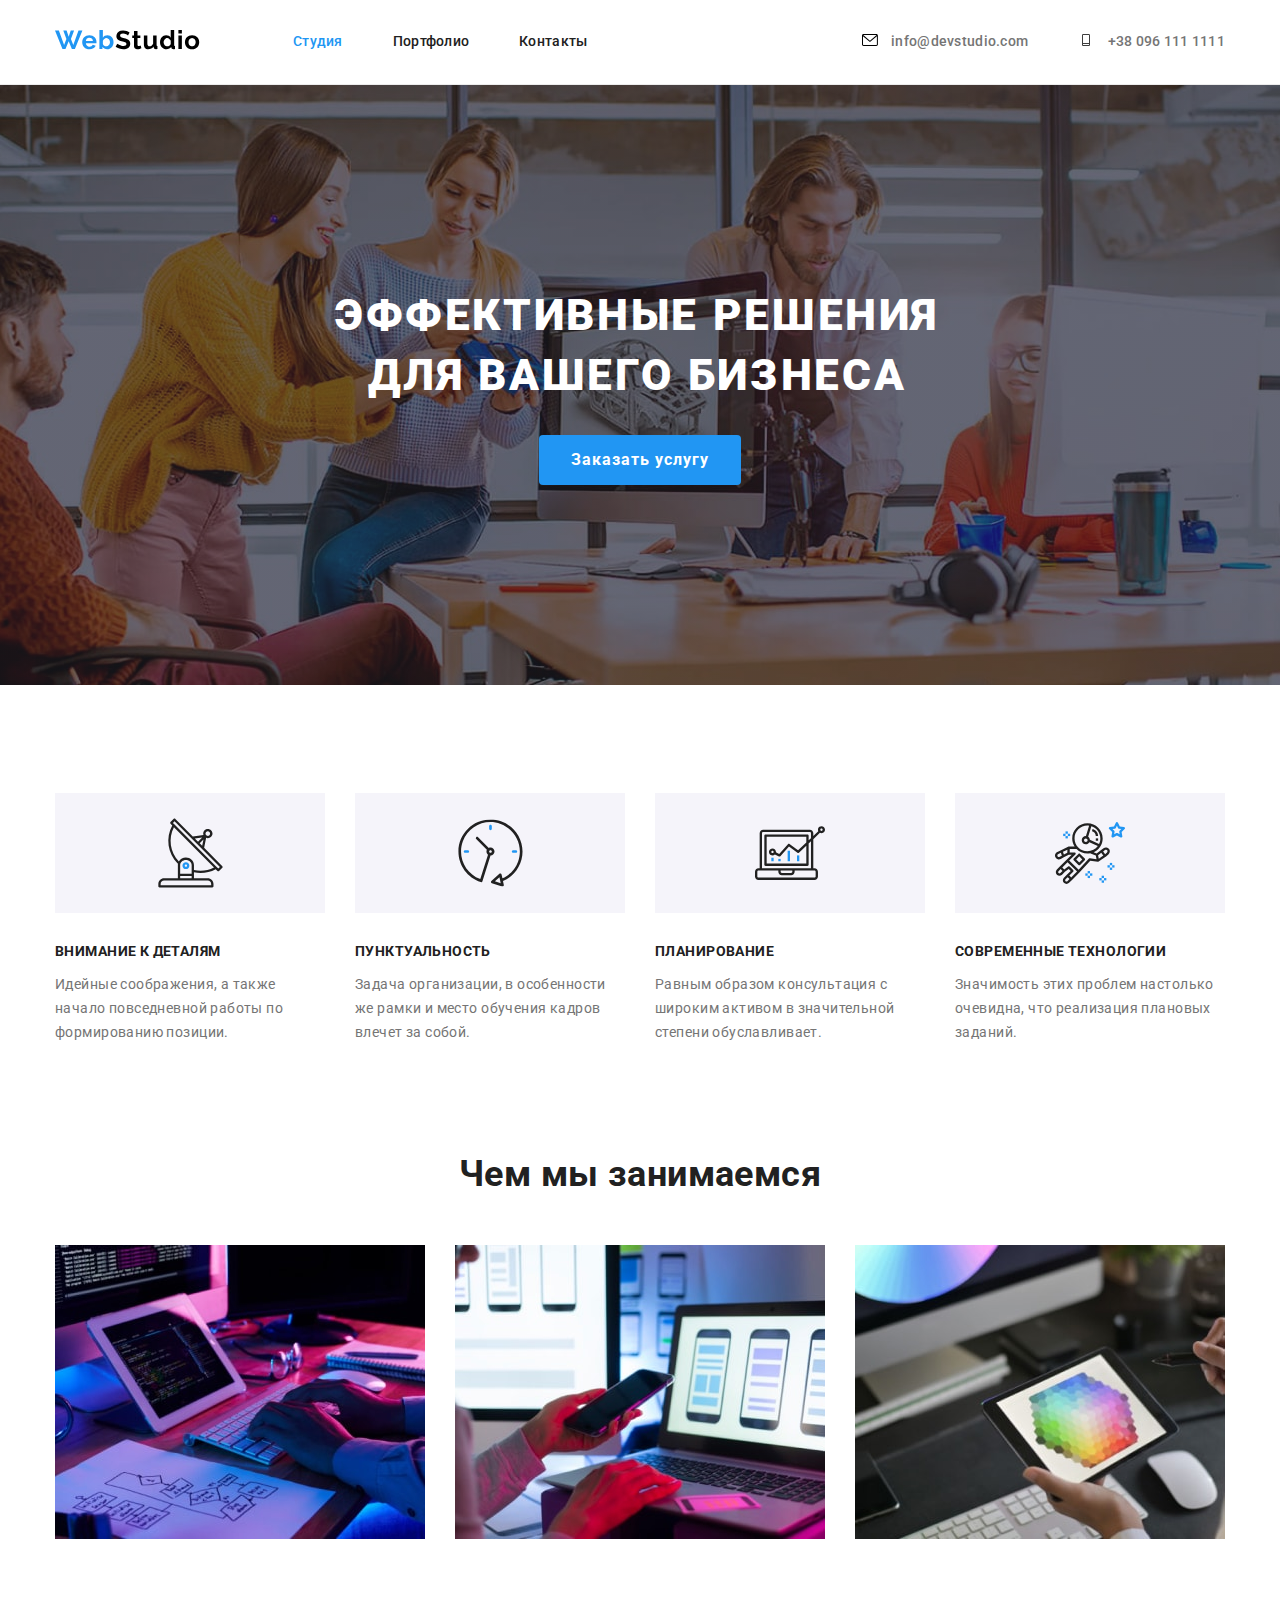
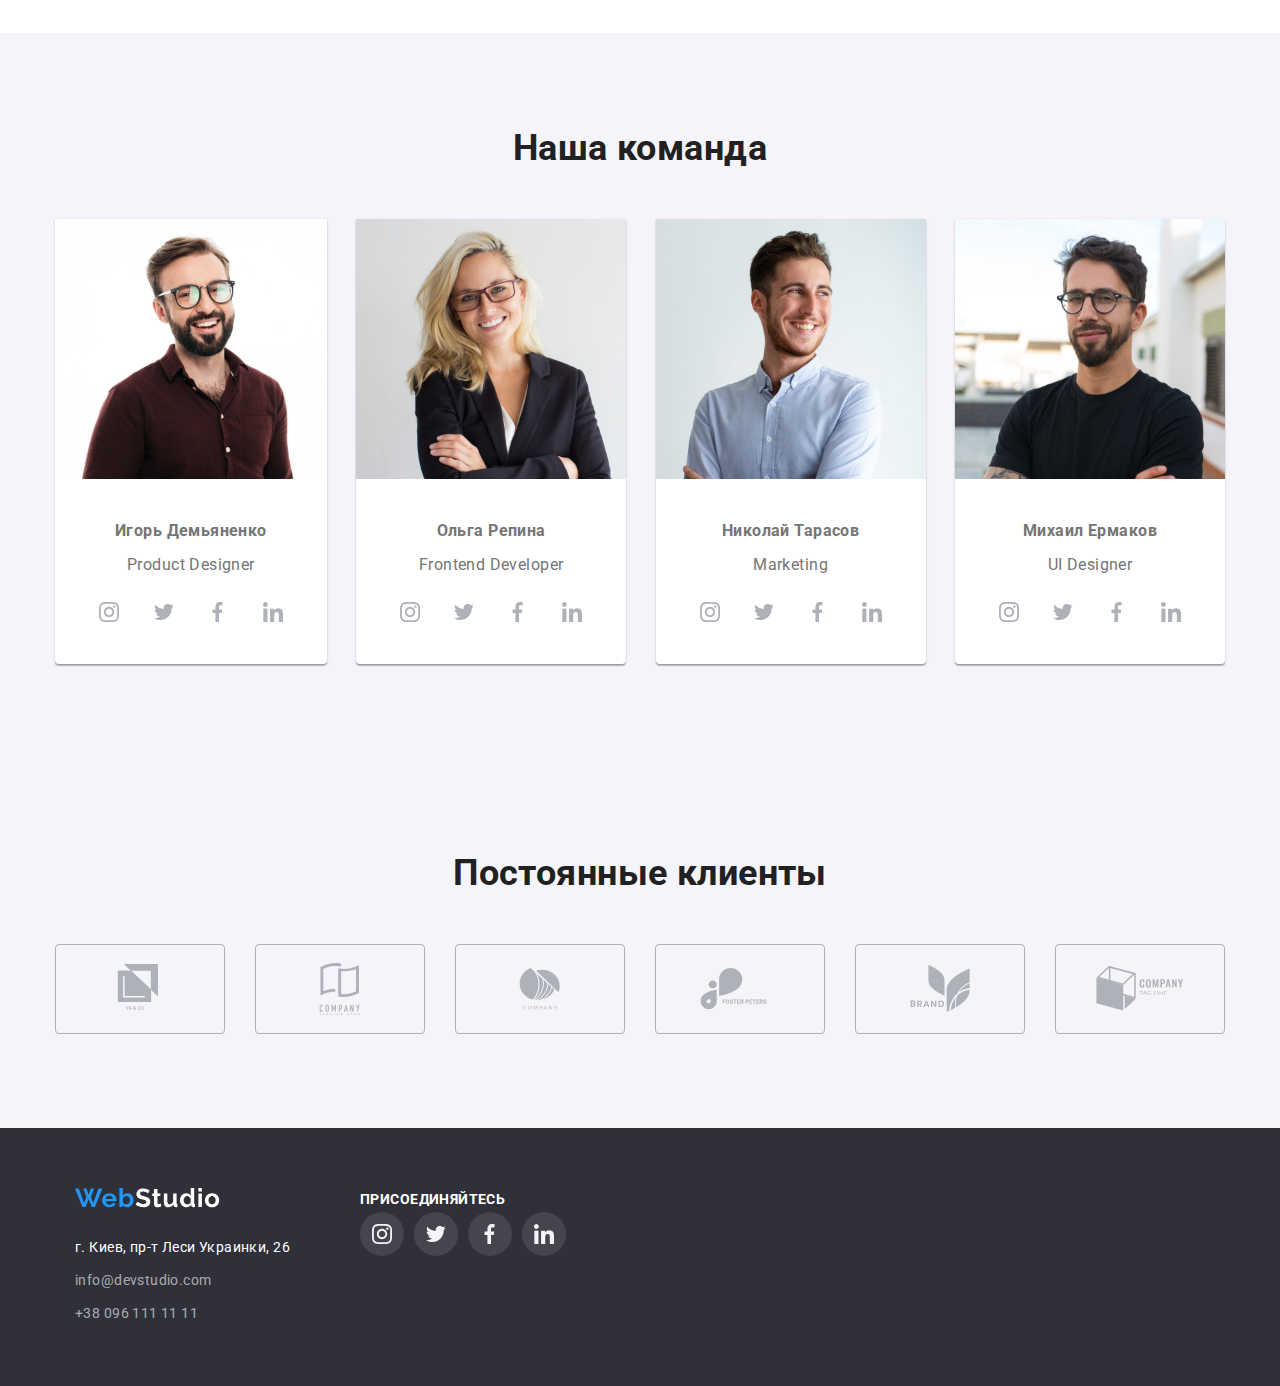
<file: index.html>
<!DOCTYPE html>
<html lang="ru">

<head>
    <meta charset="UTF-8" />
    <meta name="viewport" content="width=device-width, initial-scale=1.0" />
    <title>Studio</title>
    <link
        href="https://fonts.googleapis.com/css2?family=Raleway:wght@700&family=Roboto:wght@400;500;700;900&display=swap"
        rel="stylesheet" />
    <link rel="stylesheet" href="./css/normalize.css" />
    <link rel="stylesheet" href="./css/styles.css" />
    <link rel="stylesheet" href="./css/studio.css" />
</head>

<body>
    <header class="header">
        <div class="container header-item">
            <nav class="site-nav">
                <a href="./" class="logo"> <img src="./images/logo-company/web.svg" alt="Логотип" width: 145px;></a>
                <ul class="list menu-list">
                    <li class="menu-item"><a href="./index.html" class="menu-link current">Студия</a></li>
                    <li class="menu-item"><a href="./portfolio.html" class="menu-link">Портфолио</a></li>
                    <li class="menu-item"><a href="#" class="menu-link">Контакты</a></li>
                </ul>
            </nav>
            <ul class="adrress">
                <li class="menu-item">
                    <a href="mailto:info@devstudio.com" class="menu-contact-link">
                        <svg class="number-icon">
                            <use xlink:href="./images/symbol-defs.svg#icon-mail1" />
                        </svg>
                        <span>info@devstudio.com</span>
                    </a>
                </li>
                <li class="menu-item">
                    <a href="tel:+380961111111" class="menu-contact-link">
                        <svg class="adress-icon">
                            <use href="./images/symbol-defs.svg#icon-tel2" />
                        </svg>
                        <span>+38 096 111 1111</span></a>
                </li>
            </ul>


        </div>
    </header>
    <!--Hero-->
    <main>

        <section class="hero">
            <div class="box">
                <h1 class="hero-title">Эффективные решения для вашего бизнеса</h1>
                <button type="button" class="btn-main">Заказать услугу</button>
            </div>

        </section>


        <!--Advantages-->
        <section class="advantages">
            <h2 hidden class="visually-hidden">Advantage</h2>
            <div class="container">
                <ul class="list">
                    <li class="item-icon">

                        <p class="advantages-title icon-delivery">Внимание к деталям</p>
                        <p>Идейные соображения, а также начало повседневной работы по формированию позиции.</p>
                    </li>
                    <li class="item-icon">

                        <p class="advantages-title icon-delivery2">Пунктуальность</p>
                        <p>Задача организации, в особенности же рамки и место обучения кадров влечет за собой.</p>
                    </li>
                    <li class="item-icon">

                        <p class="advantages-title icon-delivery3">Планирование</p>
                        <p>Равным образом консультация с широким активом в значительной степени обуславливает.</p>
                    </li>
                    <li class="item-icon">

                        <p class="advantages-title icon-delivery4">Современные технологии</p>
                        <p>Значимость этих проблем настолько очевидна, что реализация плановых заданий.</p>
                    </li>
                </ul>
            </div>

        </section>
        <!--What are we doing-->
        <section class="advantages-doing">
            <div class="container">
                <h2 class="section-title">Чем мы занимаемся</h2>
                <ul class="list">
                    <li class="list-item-container">
                        <img src="./images/what-we-do/img-min.jpg" alt="Десктопные приложения" width="370" />
                    </li>
                    <li class="list-item-container">
                        <img src="./images/what-we-do/img2-min.jpg" alt="Мобильные приложения" width="370" />
                    </li>
                    <li class="list-item-container">
                        <img src="./images/what-we-do/img3-min.jpg" alt="Дизайнерские решения веб" width="370" />
                    </li>
                </ul>
            </div>

        </section>
        <!--Team-->
        <section class="advantages stylization">
            <div class="container">
                <h2 class="section-title">Наша команда</h2>
                <ul class="list">
                    <li>
                        <div class="title-fon"><img src="./images/team/igor-min.jpg" alt="Игорь Демьяненко"
                                width="270" />
                            <h3 class="caption-text">Игорь Демьяненко</h3>
                            <p class="team-profession">Product Designer</p>
                            <ul class="social-icon-list">
                                <li>
                                    <a href="#" class="social-list-item social-list-instagram">
                                        <svg class="social-list-svg">
                                            <use xlink:href="./images/symbol-defs.svg#icon-instagram" />
                                        </svg>
                                    </a>
                                </li>
                                <li>
                                    <a href="#" class="social-list-item social-list-twitter">
                                        <svg class="social-list-svg">
                                            <use xlink:href="./images/symbol-defs.svg#icon-twitter" />
                                        </svg>
                                    </a>
                                </li>
                                <li>
                                    <a href="#" class="social-list-item social-list-fecebok">
                                        <svg class="social-list-svg">
                                            <use xlink:href="./images/symbol-defs.svg#icon-fecebok" />
                                        </svg>
                                    </a>
                                </li>
                                <li>
                                    <a href="#" class="social-list-item social-list-in">
                                        <svg class="social-list-svg">
                                            <use xlink:href="./images/symbol-defs.svg#icon-in" />
                                        </svg>
                                    </a>
                                </li>
                            </ul>
                        </div>

                    </li>





                    </li>
                    <li>
                        <div class="title-fon"><img src="./images/team/olga-min.jpg" alt="Ольга Репина" width="270" />
                            <h3 class="caption-text">Ольга Репина</h3>
                            <p class="team-profession">Frontend Developer</p>
                            <ul class="social-icon-list">
                                <li>
                                    <a href="#" class="social-list-item social-list-instagram">
                                        <svg class="social-list-svg">
                                            <use xlink:href="./images/symbol-defs.svg#icon-instagram" />
                                        </svg>
                                    </a>
                                </li>
                                <li>
                                    <a href="#" class="social-list-item social-list-twitter">
                                        <svg class="social-list-svg">
                                            <use xlink:href="./images/symbol-defs.svg#icon-twitter" />
                                        </svg>
                                    </a>
                                </li>
                                <li>
                                    <a href="#" class="social-list-item social-list-fecebok">
                                        <svg class="social-list-svg">
                                            <use xlink:href="./images/symbol-defs.svg#icon-fecebok" />
                                        </svg>
                                    </a>
                                </li>
                                <li>
                                    <a href="#" class="social-list-item social-list-in">
                                        <svg class="social-list-svg">
                                            <use xlink:href="./images/symbol-defs.svg#icon-in" />
                                        </svg>
                                    </a>
                                </li>
                            </ul>
                        </div>


                    </li>
                    <li>
                        <div class="title-fon"><img src="./images/team/nikolay-min.jpg" alt="Николай Тарасов"
                                width="270" />
                            <h3 class="caption-text">Николай Тарасов</h3>
                            <p class="team-profession">Marketing</p>
                            <ul class="social-icon-list">
                                <li>
                                    <a href="#" class="social-list-item social-list-instagram">
                                        <svg class="social-list-svg">
                                            <use xlink:href="./images/symbol-defs.svg#icon-instagram" />
                                        </svg>
                                    </a>
                                </li>
                                <li>
                                    <a href="#" class="social-list-item social-list-twitter">
                                        <svg class="social-list-svg">
                                            <use xlink:href="./images/symbol-defs.svg#icon-twitter" />
                                        </svg>
                                    </a>
                                </li>
                                <li>
                                    <a href="#" class="social-list-item social-list-fecebok">
                                        <svg class="social-list-svg">
                                            <use xlink:href="./images/symbol-defs.svg#icon-fecebok" />
                                        </svg>
                                    </a>
                                </li>
                                <li>
                                    <a href="#" class="social-list-item social-list-in">
                                        <svg class="social-list-svg">
                                            <use xlink:href="./images/symbol-defs.svg#icon-in" />
                                        </svg>
                                    </a>
                                </li>
                            </ul>
                        </div>


                    </li>
                    <li>
                        <div class="title-fon"><img src="./images/team/mihail-min.jpg" alt="Михаил Ермаков"
                                width="270" />
                            <h3 class="caption-text">Михаил Ермаков</h3>
                            <p class="team-profession">UI Designer</p>
                            <ul class="social-icon-list">
                                <li>
                                    <a href="#" class="social-list-item social-list-instagram">
                                        <svg class="social-list-svg">
                                            <use xlink:href="./images/symbol-defs.svg#icon-instagram" />
                                        </svg>
                                    </a>
                                </li>
                                <li>
                                    <a href="#" class="social-list-item social-list-twitter">
                                        <svg class="social-list-svg">
                                            <use xlink:href="./images/symbol-defs.svg#icon-twitter" />
                                        </svg>
                                    </a>
                                </li>
                                <li>
                                    <a href="#" class="social-list-item social-list-fecebok">
                                        <svg class="social-list-svg">
                                            <use xlink:href="./images/symbol-defs.svg#icon-fecebok" />
                                        </svg>
                                    </a>
                                </li>
                                <li>
                                    <a href="#" class="social-list-item social-list-in">
                                        <svg class="social-list-svg">
                                            <use xlink:href="./images/symbol-defs.svg#icon-in" />
                                        </svg>
                                    </a>
                                </li>
                            </ul>
                        </div>


                    </li>
                </ul>
            </div>

        </section>
        <!--Customers -->
        <section class="advantages stylization">
            <div class="container">
                <h2 class="section-title">Постоянные клиенты</h2>
                <ul class="list">
                    <li class="advantages-item-member">
                        <a class="advantages-link-border" href="#"> <svg class="customers-icon1">
                            <use xlink:href="./images/symbol-defs.svg#icon-logo1" />
                        </svg></a>
                    </li>
                    <li class="advantages-item-member">
                        <a class="advantages-link-border" href="#"><svg class="customers-icon2">
                            <use xlink:href="./images/symbol-defs.svg#icon-logo2" />
                        </svg></a>
                    </li>
                    <li class="advantages-item-member">
                        <a class="advantages-link-border" href="#"><svg class="customers-icon3">
                            <use xlink:href="./images/symbol-defs.svg#icon-logo3" />
                        </svg></a>
                    </li>
                    <li class="advantages-item-member">
                        <a class="advantages-link-border" href="#"><svg class="customers-icon4">
                            <use xlink:href="./images/symbol-defs.svg#icon-logo4" />
                        </svg></a>
                    </li>
                    <li class="advantages-item-member">
                        <a class="advantages-link-border" href="#"><svg class="customers-icon5">
                            <use xlink:href="./images/symbol-defs.svg#icon-logo5" />
                        </svg></a>
                    </li>
                    <li class="advantages-item-member">
                        <a class="advantages-link-border" href="#"><svg class="customers-icon6">
                            <use xlink:href="./images/symbol-defs.svg#icon-logo6" />
                        </svg></a>
                    </li>
                </ul>
            </div>
        </section>
    </main>

    <footer class="footer">
        <div class="container footer-container">
            <div class="footer-item">
                <a href="./" class="logo-footer"> <img src="./images/logo-company/webstudio.svg" alt="Логотип" width:
                        145px;></a>
                <address class="address">
                    <ul class="list-footer">
                        <li class="adrress-item">г. Киев, пр-т Леси Украинки, 26</li>
                        <li class="adrress-contacts">info@devstudio.com</li>
                        <li class="adrress-contacts">+38 096 111 11 11</li>
                    </ul>
                </address>
            </div>
            <div class="footer-div">
                <b class="call-to-activity">Присоединяйтесь</b>
                <ul class="social-icon-list footer-list-svg">

                    <li class="footer-li-svg">
                        <a href="#" class="social-list-item footer-link-svg social-list-instagram">
                            <svg class="social-list-svg">
                                <use xlink:href="./images/symbol-defs.svg#icon-instagram" />
                            </svg>
                        </a>
                    </li>
                    <li class="footer-li-svg">
                        <a href="#" class="social-list-item footer-link-svg social-list-twitter">
                            <svg class="social-list-svg">
                                <use xlink:href="./images/symbol-defs.svg#icon-twitter" />
                            </svg>
                        </a>
                    </li>
                    <li class="footer-li-svg">
                        <a href="#" class="social-list-item footer-link-svg social-list-fecebok">
                            <svg class="social-list-svg">
                                <use xlink:href="./images/symbol-defs.svg#icon-fecebok" />
                            </svg>
                        </a>
                    </li>
                    <li class="footer-li-svg">
                        <a href="#" class="social-list-item footer-link-svg social-list-in">
                            <svg class="social-list-svg footer-svg">
                                <use xlink:href="./images/symbol-defs.svg#icon-in" />
                            </svg>
                        </a>
                    </li>
                </ul>
            </div>
        </div>

    </footer>
</body>

</html>
</file>
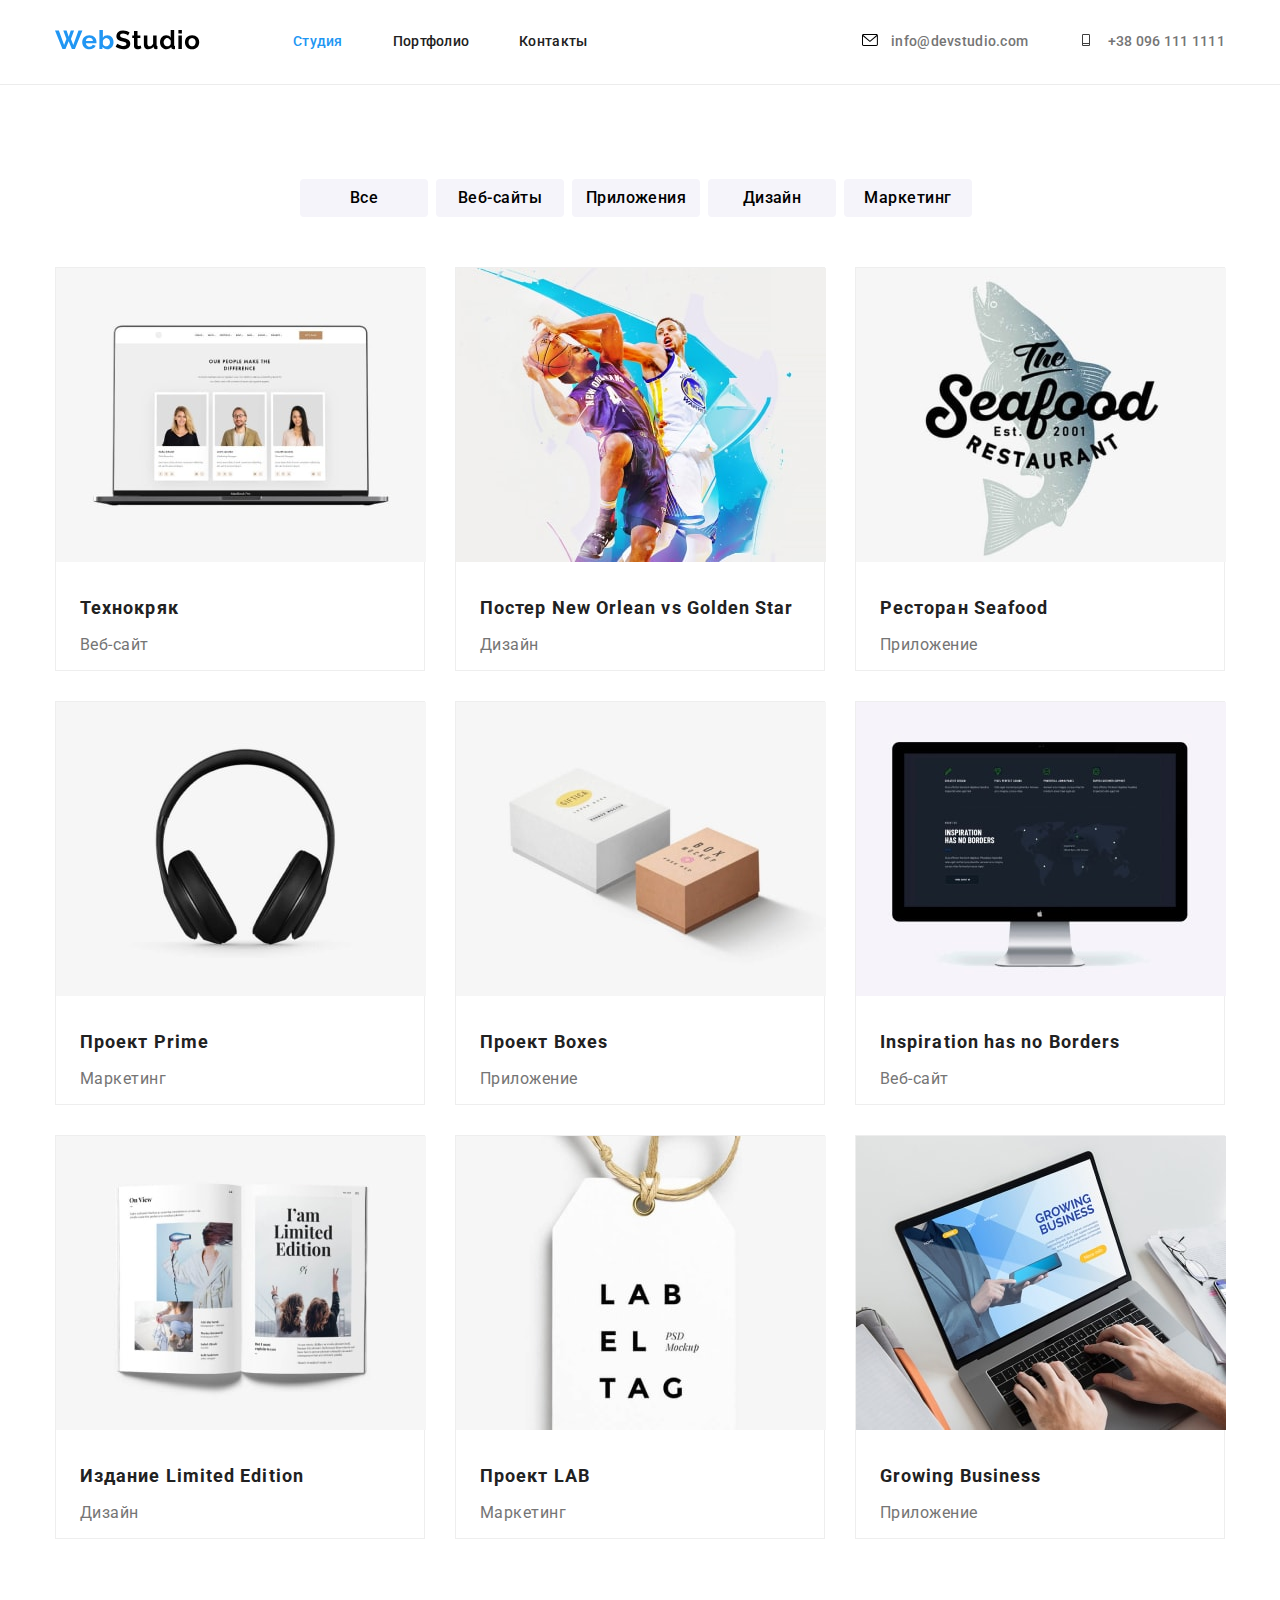
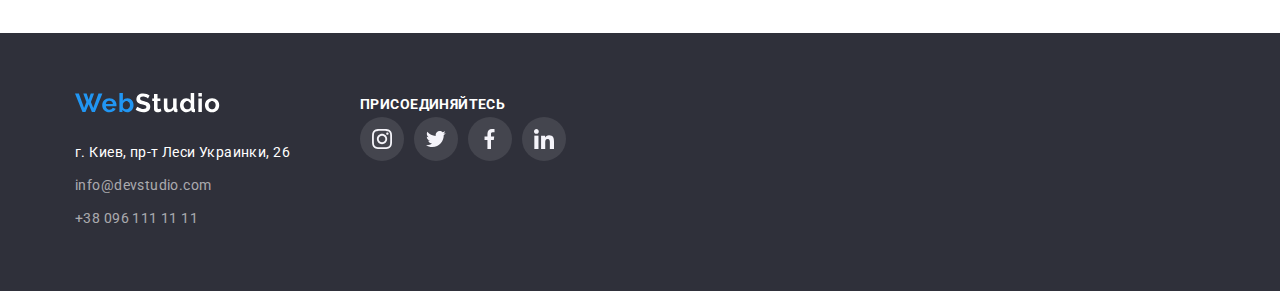
<file: portfolio.html>
<!DOCTYPE html>
<html lang="ru">

<head>
    <meta charset="UTF-8" />
    <meta name="viewport" content="width=device-width, initial-scale=1.0" />
    <title>Portfolio</title>
    <link
        href="https://fonts.googleapis.com/css2?family=Raleway:wght@700&family=Roboto:wght@400;500;700;900&display=swap"
        rel="stylesheet" />
    <link rel="stylesheet" href="./css/normalize.css" />
    <link rel="stylesheet" href="./css/styles.css" />
    <link rel="stylesheet" href="./css/portfolio.css" />
    <link rel="stylesheet" href="./css/studio.css">
</head>

<body>
    <header class="header">
        <div class="container header-item">
            <nav class="site-nav">
                <a href="./" class="logo"> <img src="./images/logo-company/web.svg" alt="Логотип" width: 145px;></a>
                <ul class="list menu-list">
                    <li class="menu-item"><a href="./index.html" class="menu-link current">Студия</a></li>
                    <li class="menu-item"><a href="./portfolio.html" class="menu-link">Портфолио</a></li>
                    <li class="menu-item"><a href="#" class="menu-link">Контакты</a></li>
                </ul>
            </nav>
            <ul class="adrress">
                <li class="menu-item">
                    <a href="mailto:info@devstudio.com" class="menu-contact-link">
                        <svg class="number-icon">
                            <use xlink:href="./images/symbol-defs.svg#icon-mail1" />
                        </svg>
                        <span>info@devstudio.com</span>
                    </a>
                </li>
                <li class="menu-item">
                    <a href="tel:+380961111111" class="menu-contact-link">
                        <svg class="adress-icon">
                            <use href="./images/symbol-defs.svg#icon-tel2" />
                        </svg>
                        <span>+38 096 111 1111</span></a>
                </li>
            </ul>


        </div>
    </header>
    <main>
        <section class="filter">
            <div class="container">
                <h1 hidden class="visually-hidden">Портфолио</h1>
                <ul class="button-list">
                    <li><button type="button" class="btn">Все</button></li>
                    <li><button type="button" class="btn">Веб-сайты</button></li>
                    <li><button type="button" class="btn">Приложения</button></li>
                    <li><button type="button" class="btn">Дизайн</button></li>
                    <li><button type="button" class="btn">Маркетинг</button></li>
                </ul>
            </div>

            <div class="container">
                <ul class="projects-list modern">
                    <li class="list-type-project">
                        <a href="" class="projects-link">
                            <img src="./images/portfolio-img/tehno-min.jpg" alt="Ноутбук" width="370" height="294" />
                            <h2 class="projects-title">Технокряк</h2>
                            <p class="projects-subtitle">Веб-сайт</p>
                            <!-- <p class="desc"></p> -->
                        </a>
                    </li>
                    <li class="list-type-project">
                        <a href="" class="projects-link">
                            <img src="./images/portfolio-img/new-min.jpg" alt="Постер Баскетбол" width="370"
                                height="294" />
                            <h2 class="projects-title">Постер New Orlean vs Golden Star</h2>
                            <p class="projects-subtitle">Дизайн</p>
                            <!-- <p class="desc"></p> -->
                        </a>
                    </li>
                    <li class="list-type-project">
                        <a href="" class="projects-link">
                            <img src="./images/portfolio-img/seafood-min.jpg" alt="Рестран рыбный" width="370"
                                height="294" />
                            <h2 class="projects-title">Ресторан Seafood</h2>
                            <p class="projects-subtitle">Приложение</p>
                            <!-- <p class="desc"></p> -->
                        </a>
                    </li>
                    <li class="list-type-project">
                        <a href="" class="projects-link">
                            <img src="./images/portfolio-img/prime-min.jpg" alt="Наушники" width="370" height="294" />
                            <h2 class="projects-title">Проект Prime</h2>
                            <p class="projects-subtitle">Маркетинг</p>
                            <!-- <p class="desc"></p> -->
                        </a>
                    </li>
                    <li class="list-type-project">
                        <a href="" class="projects-link">
                            <img src="./images/portfolio-img/boxes-min.jpg" alt="Две коробки" width="370"
                                height="294" />
                            <h2 class="projects-title">Проект Boxes</h2>
                            <p class="projects-subtitle">Приложение</p>
                            <!-- <p class="desc"></p> -->
                        </a>
                    </li>
                    <li class="list-type-project">
                        <a href="" class="projects-link">
                            <img src="./images/portfolio-img/borders-min.jpg" alt="Монитор с темной заставкой"
                                width="370" height="294" />
                            <h2 class="projects-title">Inspiration has no Borders</h2>
                            <p class="projects-subtitle">Веб-сайт</p>
                            <!-- <p class="desc"></p> -->
                        </a>
                    </li>
                    <li class="list-type-project">
                        <a href="" class="projects-link">
                            <img src="./images/portfolio-img/limited-min.jpg" alt="Развернутая книга" width="370"
                                height="294" />
                            <h2 class="projects-title">Издание Limited Edition</h2>
                            <p class="projects-subtitle">Дизайн</p>
                            <!-- <p class="desc"></p> -->
                        </a>
                    </li>
                    <li class="list-type-project">
                        <a href="" class="projects-link">
                            <img src="./images/portfolio-img/lab-min.jpg" alt="Бирка" width="370" height="294" />
                            <h2 class="projects-title">Проект LAB</h2>
                            <p class="projects-subtitle">Маркетинг</p>
                            <!-- <p class="desc"></p> -->
                        </a>
                    </li>
                    <li class="list-type-project">
                        <a href="" class="projects-link">
                            <img src="./images/portfolio-img/busines-min.jpg" alt="Ноутбук" width="370" height="294" />
                            <h2 class="projects-title">Growing Business</h2>
                            <p class="projects-subtitle">Приложение</p>
                            <!-- <p class="desc"></p> -->
                        </a>
                    </li>
                </ul>
            </div>

        </section>
    </main>
    <footer class="footer">
        <div class="container footer-container">
            <div class="footer-item">
                <a href="./" class="logo-footer"> <img src="./images/logo-company/webstudio.svg" alt="Логотип" width:
                        145px;></a>
                <address class="address">
                    <ul class="list-footer">
                        <li class="adrress-item">г. Киев, пр-т Леси Украинки, 26</li>
                        <li class="adrress-contacts">info@devstudio.com</li>
                        <li class="adrress-contacts">+38 096 111 11 11</li>
                    </ul>
                </address>
            </div>
            <div class="footer-div">
                <b class="call-to-activity">Присоединяйтесь</b>
                <ul class="social-icon-list footer-list-svg">

                    <li class="footer-li-svg">
                        <a href="#" class="social-list-item footer-link-svg social-list-instagram">
                            <svg class="social-list-svg">
                                <use xlink:href="./images/symbol-defs.svg#icon-instagram" />
                            </svg>
                        </a>
                    </li>
                    <li class="footer-li-svg">
                        <a href="#" class="social-list-item footer-link-svg social-list-twitter">
                            <svg class="social-list-svg">
                                <use xlink:href="./images/symbol-defs.svg#icon-twitter" />
                            </svg>
                        </a>
                    </li>
                    <li class="footer-li-svg">
                        <a href="#" class="social-list-item footer-link-svg social-list-fecebok">
                            <svg class="social-list-svg">
                                <use xlink:href="./images/symbol-defs.svg#icon-fecebok" />
                            </svg>
                        </a>
                    </li>
                    <li class="footer-li-svg">
                        <a href="#" class="social-list-item footer-link-svg social-list-in">
                            <svg class="social-list-svg footer-svg">
                                <use xlink:href="./images/symbol-defs.svg#icon-in" />
                            </svg>
                        </a>
                    </li>
                </ul>
            </div>
        </div>

    </footer>
</body>

</html>
</file>
<file: css/styles.css>
:root {
    --primary-text-color: #212121;
    --secondary-text-color: #757575;
    --accept-color: #2196f3;
    --white: #ffffff;
    --black: #000000;
    --grey: #757575;
    --back-color: #F5F4FA;
    --secondary-back-color: #E5E5E5;
}

* {
    box-sizing: border-box
}

.img {
    border-style: none;
    display: block;
    max-width: 100%;
}

.header {
    border-bottom: 1px solid #ECECEC;
}
/* 
address {
    font-style: normal;
} */

a {
    text-decoration: none;
    display: block;
}

.visually-hidden {
    position: absolute !important;
    clip: rect(1px 1px 1px 1px);
    clip: rect(1px, 1px, 1px, 1px);
    padding: 0 !important;
    border: 0 !important;
    height: 1px !important;
    width: 1px !important;
    overflow: hidden;
}

.list {
    margin-bottom: 0px;
    padding-left: 15px;
    padding-right: 15px;
    margin-top: 0px;
    justify-content: space-between;
    list-style: none;
    padding: 0px;
        display: flex;
        margin-right: auto;
        align-items: center;
}

.logo {
    font-family: 'Raleway', sans-serif;
    font-weight: 700;
    font-size: 26px;
    line-height: 1.192;
    letter-spacing: 0.03em;
    color: var(--black);
    padding-right: 93px;
}

.logo span {
    color: var(--accept-color);
}

.logo-footer {
    color: var(--white);
}

.menu-link,
.menu-contact-link {
    padding: 32px 0;
    font-weight: 500;
    font-size: 14px;
    line-height: 1.42;
    letter-spacing: 0.02em;
    color: var(--primary-text-color);
}

.menu-list .current {
    color: var(--accept-color);
}
.menu-contact-link {
    color: var(--grey);
}

.menu-link:hover,
.menu-link:focus,
.menu-contact-link:hover,
.menu-contact-link:focus {
    color: var(--accept-color);
}

.footer {
    background: #2f303a;
}

.adrress-item {
    color: var(--white);
}

.adrress-contacts {
    color: rgba(255, 255, 255, 0.6);
    margin-bottom: 9px;
}

.call-to-activity {
    text-transform: uppercase;
    color: var(--white);
}


.container {
width: 1200px;
padding-left: 15px;
padding-right: 15px;
margin: 0 auto;
}

.main-container {
    padding: 200px 452px 280px;
}

.adrress {
    padding: 0px;
    list-style: none;
}

.list-item-container {
    font-size: 0px;
}


.footer {
    padding: 60px;
}

.logo-footer {
    margin-bottom: 20px;
}

.list-footer {
    margin: 0;
    padding: 0;
    font-style: normal;
    list-style: none;
}

.adrress-item {
margin-bottom: 9px;
}

.adrress-contacts:last-of-type {
    margin-bottom: 0px;
}
</file>
<file: css/studio.css>
body {
    font-family: 'Roboto', sans-serif;
    font-style: normal;
    font-weight: normal;
    font-size: 14px;
    line-height: 1.714;
    letter-spacing: 0.03em;
    color: var(--secondary-text-color);
}

.hero {
    max-width: 1600px;
    height: 480px;
    margin-left: auto;
    margin-right: auto;
    background-image: linear-gradient(to right,
            rgba(47, 48, 58, 0.4),
            rgba(47, 48, 58, 0.4)),
        url("../images/header/header-min.jpg");
    background-position: 50% 50%;
    background-repeat: no-repeat;
    min-height: 600px;
    display: flex;
    justify-content: center;
    align-items: center;
    padding: 30px 0px;


}

.section-title {
    margin-top: 0;
    margin-bottom: 50px;
    font-family: Roboto;
    font-weight: 700;
    font-size: 36px;
    line-height: 1.167;
    text-align: center;
    color: var(--primary-text-color);
}

.hero-title {
    width: 690px;
    font-weight: 900;
    font-size: 44px;
    line-height: 1.364;
    text-align: center;
    letter-spacing: 0.06em;
    text-transform: uppercase;
    color: var(--white);
    margin-top: 0;
}

.btn-main {
    border: none;
    border-radius: 4px;
    padding: 10px 32px;
    font-weight: 700;
    font-size: 16px;
    line-height: 1.875;
    align-items: center;
    text-align: center;
    letter-spacing: 0.06em;
    color: var(--white);
    background-color: var(--accept-color);
}

.advantages-title {
    font-weight: 700;
    font-size: 14px;
    line-height: 1.142;
    text-transform: uppercase;
    color: var(--primary-text-color);
}

.team h3 {
    font-weight: 500;
    font-size: 16px;
    line-height: 1.187;
    color: var(--primary-text-color);
}

.team-profession {
    font-size: 16px;
    line-height: 1.187;
    text-align: center;
    margin: 0;
    margin-bottom: 16px;
}

.box {
    padding: 0px 15px;
    max-width: 726px;
    width: 100%;
    text-align: center;
}

.header-item {
    display: flex;
    justify-self: start;
}

.site-nav {
    display: flex;
    margin-right: auto;
    align-items: center;
}

.menu-item {
    margin-right: 50px;
}

.menu-item:last-child {
    margin-right: 0;
}


.adrress {
    display: flex;
}

.advantages {
    padding-top: 94px;
    padding-bottom: 94px;
}

.item-icon {
    width: 270px;
    margin-right: 30px;
}

.item-icon:last-child {
    margin-right: 0;
}

.stylization {
    background-color: var(--back-color);
}

.title-fon {
    padding-bottom: 30px;
    text-align: center;
    background: var(--white);
    box-shadow: 0px 1px 3px rgba(0, 0, 0, 0.12),
        0px 1px 1px rgba(0, 0, 0, 0.14),
        0px 2px 1px rgba(0, 0, 0, 0.2);
    border-radius: 0px 0px 4px 4px;
}

.caption-text {
    margin: 30px 60px 10px
}

.advantages-doing {
    padding-bottom: 94px;
}

.adrress {
    margin: 0;
}
.number-icon,
.adress-icon {
    width: 16px;
    height: 12px;
    background-size: contain;
}

.menu-item:hover {
    fill: #2196F3;
}

.adress-icon,
.number-icon {
    margin-right: 10px;
}


.advantages-title::before {
    display: block;
    content: "";
    height: 120px;
    width: 270px;
    background-size: contain;
    background-repeat: no-repeat;
    background-position: center;
    background-color: #F5F4FA;
    margin-bottom: 30px;
}

.icon-delivery::before {
    background-image: url("../images/feture/vector.svg");
    background-size: 65px 70px;
}

.icon-delivery2::before {
    background-image: url("../images/feture/clock.svg");
    background-size: 67px 70px;
}

.icon-delivery3::before {
    background-image: url("../images/feture/diagram.svg");
    background-size: 70px;
}

.icon-delivery4::before {
    background-image: url("../images/feture/astronaut.svg");
    background-size: 70px;
}

.social-icon-list {
    margin: 0 32px;
    padding: 0px;
    list-style: none;
    display: flex;
    justify-content: space-between;
}

.social-list-item {
    display: flex;
    content: "";
    width: 44px;
    height: 44px;
    border-radius: 50%;
    justify-content: center;
    align-items: center;
}

.social-list-svg {
    width: 20px;
    height: 20px;
    fill: #AFB1B8;
}

.social-list-item {
    color: #AFB1B8;
}

.social-list-item:hover {
    color: #F5F4FA;
    background-color: #2196F3;
}

.social-list-svg {
    fill: currentColor;
}

.footer-list-svg {
    justify-content: flex-start;
    margin: 0;
}

.footer-container {
    display: flex;

}

.call-to-activity {
    display: block;
}

.footer-item {
    margin-right: 70px;
}

.footer-li-svg:not(:last-child) {
    margin-right: 10px;
}

.foote-li-svg {
    fill: currentColor;
}

.footer-link-svg {
    color: #F5F4FA;
    background-color: rgba(255, 255, 255, 0.1);
}

/* .customers-icon {
    width: 60%;
    height: 60%;
    fill: #AFB1B8;
}

.customers-icon:hover {
    fill: #2196F3;
}

.advantages-link-border:hover {
    color: #2196F3;
}

.advantages-link-border {
    display: flex;
    height: 90px;
    border: 1px solid #AFB1B8;

    border-radius: 4px;
    justify-content: center;
    align-items: center;
}

.advantages-item-member {
    width: calc((100% - 5*30px)/6);
} */

.advantages-link-border {
    display: flex;
    width: 170px;
    height: 90px;
    margin-right: 30px;
    fill: #AFB1B8;
    border: 1px solid #AFB1B8;
    border-radius: 4px;
    justify-content: center;
    align-items: center;
}

.advantages-link-border:hover {
    fill: #2196F3;
    border: 1px solid #2196F3;
    border-radius: 4px;
    justify-content: center;
}

.customers-icon1 {
    widh: 44px;
    height: 49px;
}

.customers-icon2 {
    widh: 40px;
    height: 52px;
}

.customers-icon3 {
    widh: 41px;
    height: 42px;
}

.customers-icon4 {
    widh: 79px;
    height: 42px;
}

.customers-icon5 {
    widh: 59px;
    height: 47px;
}

.customers-icon6 {
    widh: 88px;
    height: 45px;
}
</file>
<file: css/portfolio.css>
body {
    font-family: 'Roboto', sans-serif;
    font-weight: 400;
    font-style: normal;
    font-size: 14px;
    line-height: 1.142;
    letter-spacing: 0.03em;
}


.btn {
    width: 128px;
    height: 38px;
    left: 576px;
    top: 174px;
    padding: 0;
    margin-right: 8px;
    border: none;
    font-weight: 500;
    font-size: 16px;
    line-height: 1.625;
    text-align: center;
    letter-spacing: 0.03em;
    background: #f5f4fa;
    border-radius: 4px;
}




.btn:hover,
.btn:focus {
    color: var(--white);
    background-color: var(--accept-color);
}

.projects-title {
    font-weight: 700;
    font-size: 18px;
    line-height: 2;
    letter-spacing: 0.06em;
    color: var(--primary-text-color);
    margin-top: 20px;
    margin-right: 24px;
    margin-bottom: 4px;
    margin-left: 24px;
}

.projects-subtitle {
    font-family: Roboto;
    font-size: 16px;
    line-height: 1.875;
    letter-spacing: 0.03em;
    color: var(--grey);
    margin: 0 24px 20px;
}

.button-list {
    margin-bottom: 50px;
    padding-left: 15px;
    padding-right: 15px;
    margin-top: 0px;
    list-style: none;
    padding: 0px;
    display: flex;
    justify-content: center;
}

.filter {
    padding-top: 94px;
    padding-bottom: 94px;
}

/* content */
.projects-list,
.modern {
    list-style: none;
    padding-left: 0;
    margin-top: 0;
    margin-bottom: 0;
}

.projects-list {
    display: flex;
    flex-wrap: wrap;

}

.list-type-project {
    border: 1px solid #EEEEEE;
    margin-right: 30px;
    width: 370px;
    height: 404px;
    margin-bottom: 30px;
    display: flex;
    flex-wrap: wrap;
    justify-content: space-between;
}

.list-type-project:nth-last-child(-n+3) {
    margin-bottom: 0;
}

.list-type-project:nth-child(3n+3) {
    margin-right: 0px;
}
</file>
